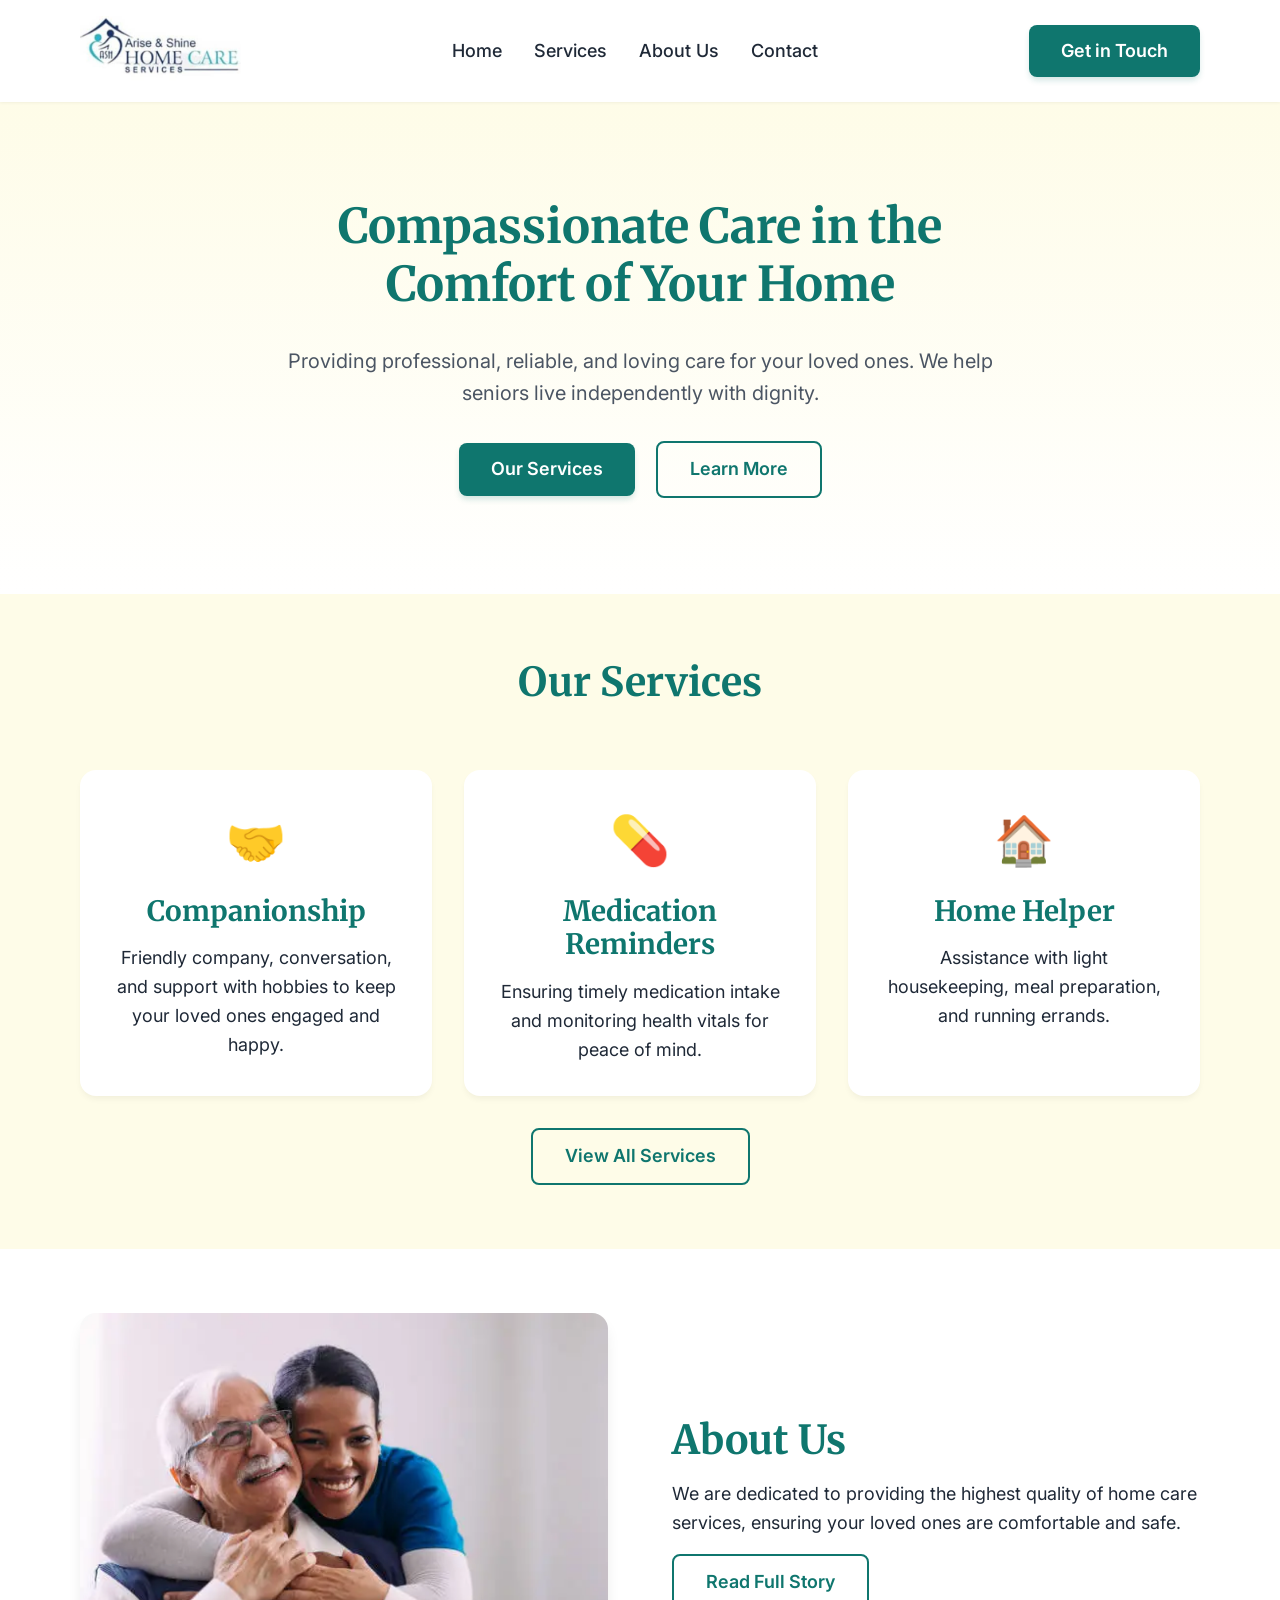
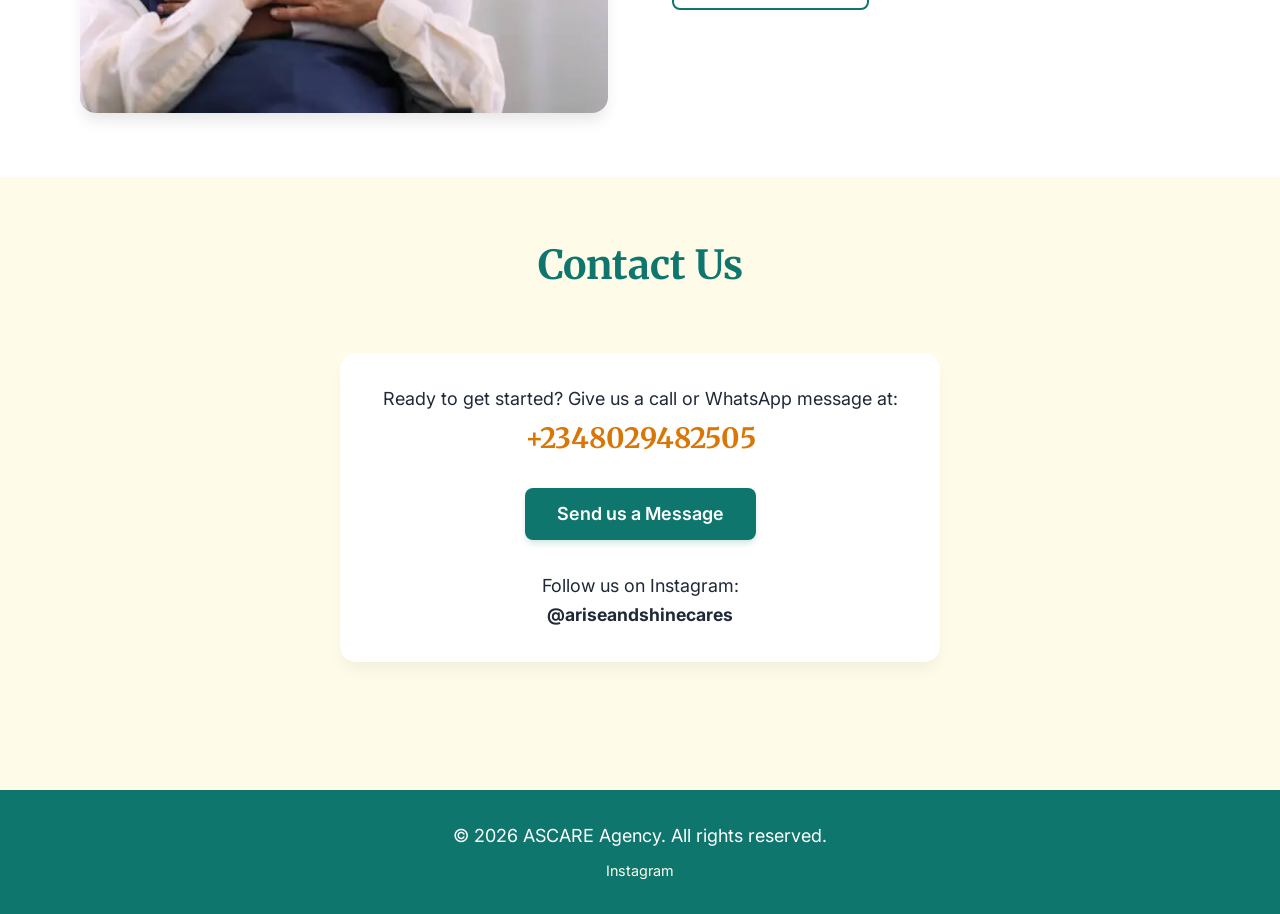
<file: index.html>
<!DOCTYPE html>
<html lang="en">

<head>
    <meta charset="UTF-8">
    <meta name="viewport" content="width=device-width, initial-scale=1.0">
    <title>Arise and shine home care services</title>
    <meta name="description" content="Compassionate and professional home care services. We help seniors live independently with dignity in their own homes.">
    <meta property="og:title" content="Arise and shine home care services">
    <meta property="og:description" content="Compassionate and professional home care services. We help seniors live independently with dignity in their own homes.">
    <meta property="og:type" content="website">
    <!-- Fonts -->
    <link rel="preconnect" href="https://fonts.googleapis.com">
    <link rel="preconnect" href="https://fonts.gstatic.com" crossorigin>
    <link
        href="https://fonts.googleapis.com/css2?family=Inter:wght@400;500;600&family=Merriweather:wght@400;700&display=swap"
        rel="stylesheet">
    <!-- Styles -->
    <link rel="stylesheet" href="styles.css">
    <script src="scripts.js" defer></script>
</head>

<body>

    <!-- Header -->
    <header class="site-header">
        <div class="container nav-wrapper">
            <div class="logo">
                <a href="#"><img src="logo.jpg" alt="Arise and shine home care services"></a>
            </div>
            <button class="hamburger-menu" id="hamburger-menu" aria-label="Toggle menu">
                <span></span>
                <span></span>
                <span></span>
            </button>
            <nav>
                <ul class="nav-links" id="nav-links">
                    <li><a href="index.html">Home</a></li>
                    <li><a href="services.html">Services</a></li>
                    <li><a href="about.html">About Us</a></li>
                    <li><a href="contact.html">Contact</a></li>
                </ul>
            </nav>
            <a href="contact.html" class="btn btn-primary">Get in Touch</a>
        </div>
    </header>

    <main>
    <!-- Hero Section -->
    <section class="hero">
        <div class="container hero-content">
            <h1>Compassionate Care in the Comfort of Your Home</h1>
            <p>Providing professional, reliable, and loving care for your loved ones. We help seniors live independently
                with dignity.</p>
            <div class="hero-actions">
                <a href="services.html" class="btn btn-primary">Our Services</a>
                <a href="about.html" class="btn btn-outline ml-sm">Learn More</a>
            </div>
        </div>
    </section>

    <!-- Services Section -->
    <section id="services" class="section">
        <div class="container">
            <h2 class="section-title">Our Services</h2>
            <div class="services-grid">
                <div class="service-card">
                    <span class="service-icon">🤝</span>
                    <h3>Companionship</h3>
                    <p>Friendly company, conversation, and support with hobbies to keep your loved ones engaged and
                        happy.</p>
                </div>
                <div class="service-card">
                    <span class="service-icon">💊</span>
                    <h3>Medication Reminders</h3>
                    <p>Ensuring timely medication intake and monitoring health vitals for peace of mind.</p>
                </div>
                <div class="service-card">
                    <span class="service-icon">🏠</span>
                    <h3>Home Helper</h3>
                    <p>Assistance with light housekeeping, meal preparation, and running errands.</p>
                </div>
            </div>
            <div class="text-center mt-md">
                <a href="services.html" class="btn btn-outline">View All Services</a>
            </div>
        </div>
    </section>

    <!-- About Section -->
    <section id="about" class="section about">
        <div class="container about-content">
            <div class="about-image">
                <img src="warm.webp" alt="Compassionate care interaction">
            </div>
            <div class="about-text">
                <h2>About Us</h2>
                <p>We are dedicated to providing the highest quality of home care services, ensuring your loved ones are comfortable and safe.</p>
                <div class="mt-sm">
                    <a href="about.html" class="btn btn-outline">Read Full Story</a>
                </div>
            </div>
        </div>
    </section>

    <!-- Contact Section -->
    <section id="contact" class="section">
        <div class="container">
            <h2 class="section-title">Contact Us</h2>
            <div class="contact-container text-center">
                <p>Ready to get started? Give us a call or WhatsApp message at:</p>
                <h3 class="text-accent mt-xs mb-md">+2348029482505</h3>
                <a href="contact.html" class="btn btn-primary mb-md">Send us a Message</a>
                <p>Follow us on Instagram:</p>
                <a href="https://www.instagram.com/ariseandshinecares/"
                    target="_blank"
                    class="text-primary font-bold text-lg">@ariseandshinecares</a>
            </div>
        </div>
    </section>
    </main>

    <!-- Footer -->
    <footer>
        <div class="container">
            <p>&copy; 2026 ASCARE Agency. All rights reserved.</p>
            <p style="margin-top: 0.5rem; font-size: 0.9rem;">
                <a href="https://www.instagram.com/ariseandshinecares/"
                    target="_blank" style="color: var(--color-secondary);">Instagram</a>
            </p>
        </div>
    </footer>

</body>

</html>
</file>
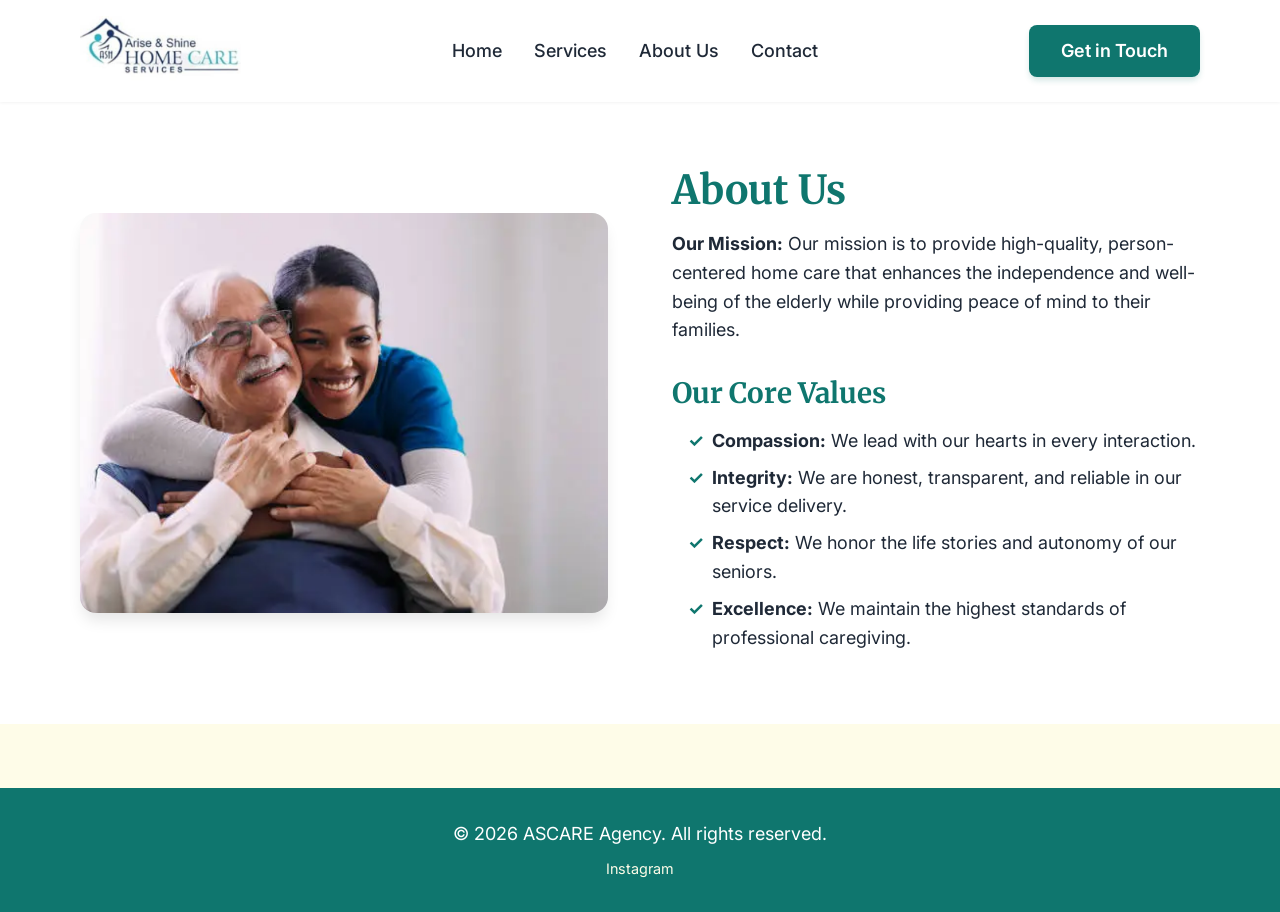
<file: about.html>
<!DOCTYPE html>
<html lang="en">

<head>
    <meta charset="UTF-8">
    <meta name="viewport" content="width=device-width, initial-scale=1.0">
    <title>About Us - Arise and shine home care services</title>
    <meta name="description" content="Learn more about Arise and Shine Home Care Services, our mission, and our core values.">
    <meta property="og:title" content="About Us - Arise and shine home care services">
    <meta property="og:description" content="Learn more about Arise and Shine Home Care Services, our mission, and our core values.">
    <meta property="og:type" content="website">
    <!-- Fonts -->
    <link rel="preconnect" href="https://fonts.googleapis.com">
    <link rel="preconnect" href="https://fonts.gstatic.com" crossorigin>
    <link
        href="https://fonts.googleapis.com/css2?family=Inter:wght@400;500;600&family=Merriweather:wght@400;700&display=swap"
        rel="stylesheet">
    <!-- Styles -->
    <link rel="stylesheet" href="styles.css">
    <script src="scripts.js" defer></script>
</head>

<body>

    <!-- Header -->
    <header class="site-header">
        <div class="container nav-wrapper">
            <div class="logo">
                <a href="index.html"><img src="logo.jpg" alt="Arise and shine home care services"></a>
            </div>
            <button class="hamburger-menu" id="hamburger-menu" aria-label="Toggle menu">
                <span></span>
                <span></span>
                <span></span>
            </button>
            <nav>
                <ul class="nav-links" id="nav-links">
                    <li><a href="index.html">Home</a></li>
                    <li><a href="services.html">Services</a></li>
                    <li><a href="about.html">About Us</a></li>
                    <li><a href="contact.html">Contact</a></li>
                </ul>
            </nav>
            <a href="contact.html" class="btn btn-primary">Get in Touch</a>
        </div>
    </header>

    <main>
    <!-- About Section -->
    <section id="about" class="section about">
        <div class="container about-content">
            <div class="about-image">
                <img src="warm.webp" alt="Compassionate care interaction">
            </div>
            <div class="about-text">
                <h2>About Us</h2>
                <p><strong>Our Mission:</strong> Our mission is to provide high-quality, person-centered home care that enhances the independence and well-being of the elderly while providing peace of mind to their families.</p>
                <h3 class="mt-md">Our Core Values</h3>
                <ul class="core-values-list">
                    <li><strong>Compassion:</strong> We lead with our hearts in every interaction.</li>
                    <li><strong>Integrity:</strong> We are honest, transparent, and reliable in our service delivery.</li>
                    <li><strong>Respect:</strong> We honor the life stories and autonomy of our seniors.</li>
                    <li><strong>Excellence:</strong> We maintain the highest standards of professional caregiving.</li>
                </ul>
            </div>
        </div>
    </section>
    </main>

    <!-- Footer -->
    <footer>
        <div class="container">
            <p>&copy; 2026 ASCARE Agency. All rights reserved.</p>
            <p style="margin-top: 0.5rem; font-size: 0.9rem;">
                <a href="https://www.instagram.com/ariseandshinecares/"
                    target="_blank" style="color: var(--color-secondary);">Instagram</a>
            </p>
        </div>
    </footer>

</body>

</html>
</file>
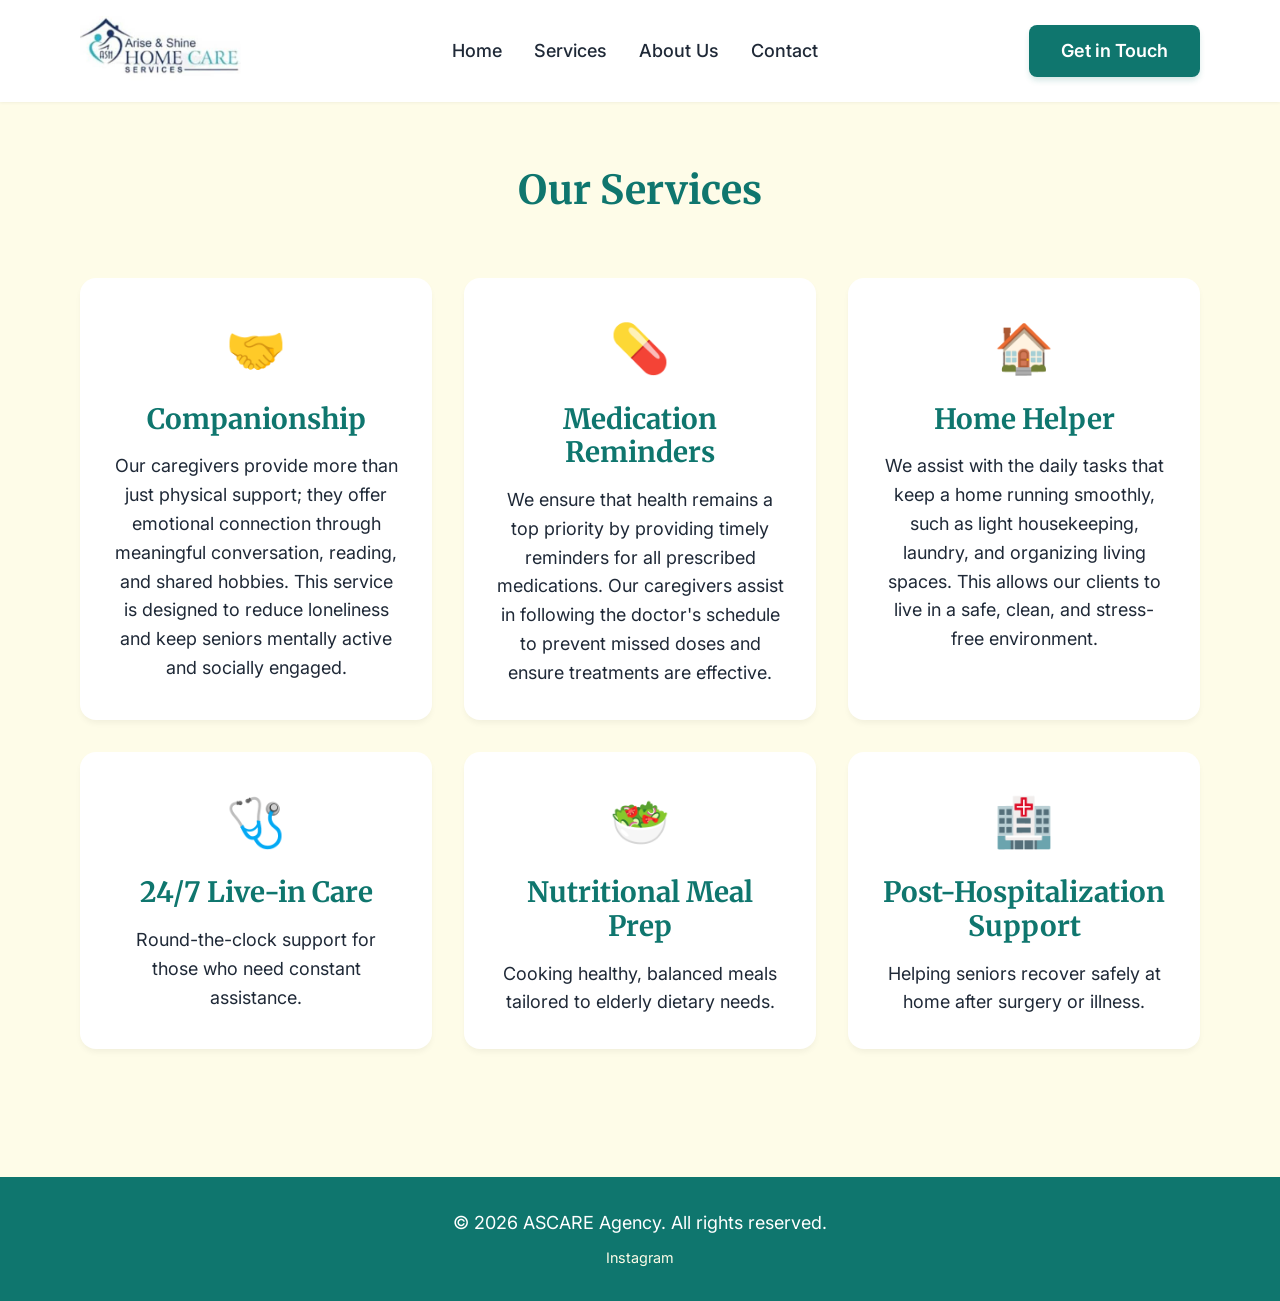
<file: services.html>
<!DOCTYPE html>
<html lang="en">

<head>
    <meta charset="UTF-8">
    <meta name="viewport" content="width=device-width, initial-scale=1.0">
    <title>Our Services - Arise and shine home care services</title>
    <meta name="description" content="Explore our comprehensive home care services including Companionship, Medication Reminders, 24/7 Live-in Care, and more.">
    <meta property="og:title" content="Our Services - Arise and shine home care services">
    <meta property="og:description" content="Explore our comprehensive home care services including Companionship, Medication Reminders, 24/7 Live-in Care, and more.">
    <meta property="og:type" content="website">
    <!-- Fonts -->
    <link rel="preconnect" href="https://fonts.googleapis.com">
    <link rel="preconnect" href="https://fonts.gstatic.com" crossorigin>
    <link
        href="https://fonts.googleapis.com/css2?family=Inter:wght@400;500;600&family=Merriweather:wght@400;700&display=swap"
        rel="stylesheet">
    <!-- Styles -->
    <link rel="stylesheet" href="styles.css">
    <script src="scripts.js" defer></script>
</head>

<body>

    <!-- Header -->
    <header class="site-header">
        <div class="container nav-wrapper">
            <div class="logo">
                <a href="index.html"><img src="logo.jpg" alt="Arise and shine home care services"></a>
            </div>
            <button class="hamburger-menu" id="hamburger-menu" aria-label="Toggle menu">
                <span></span>
                <span></span>
                <span></span>
            </button>
            <nav>
                <ul class="nav-links" id="nav-links">
                    <li><a href="index.html">Home</a></li>
                    <li><a href="services.html">Services</a></li>
                    <li><a href="about.html">About Us</a></li>
                    <li><a href="contact.html">Contact</a></li>
                </ul>
            </nav>
            <a href="contact.html" class="btn btn-primary">Get in Touch</a>
        </div>
    </header>

    <main>
    <!-- Services Section -->
    <section id="services" class="section">
        <div class="container">
            <h2 class="section-title">Our Services</h2>
            <div class="services-grid">
                <div class="service-card">
                    <span class="service-icon">🤝</span>
                    <h3>Companionship</h3>
                    <p>Our caregivers provide more than just physical support; they offer emotional connection through meaningful conversation, reading, and shared hobbies. This service is designed to reduce loneliness and keep seniors mentally active and socially engaged.</p>
                </div>
                <div class="service-card">
                    <span class="service-icon">💊</span>
                    <h3>Medication Reminders</h3>
                    <p>We ensure that health remains a top priority by providing timely reminders for all prescribed medications. Our caregivers assist in following the doctor's schedule to prevent missed doses and ensure treatments are effective.</p>
                </div>
                <div class="service-card">
                    <span class="service-icon">🏠</span>
                    <h3>Home Helper</h3>
                    <p>We assist with the daily tasks that keep a home running smoothly, such as light housekeeping, laundry, and organizing living spaces. This allows our clients to live in a safe, clean, and stress-free environment.</p>
                </div>
                <div class="service-card">
                    <span class="service-icon">🩺</span>
                    <h3>24/7 Live-in Care</h3>
                    <p>Round-the-clock support for those who need constant assistance.</p>
                </div>
                <div class="service-card">
                    <span class="service-icon">🥗</span>
                    <h3>Nutritional Meal Prep</h3>
                    <p>Cooking healthy, balanced meals tailored to elderly dietary needs.</p>
                </div>
                <div class="service-card">
                    <span class="service-icon">🏥</span>
                    <h3>Post-Hospitalization Support</h3>
                    <p>Helping seniors recover safely at home after surgery or illness.</p>
                </div>
            </div>
        </div>
    </section>
    </main>

    <!-- Footer -->
    <footer>
        <div class="container">
            <p>&copy; 2026 ASCARE Agency. All rights reserved.</p>
            <p style="margin-top: 0.5rem; font-size: 0.9rem;">
                <a href="https://www.instagram.com/ariseandshinecares/"
                    target="_blank" style="color: var(--color-secondary);">Instagram</a>
            </p>
        </div>
    </footer>

</body>

</html>
</file>
<file: styles.css>
:root {
  /* Color Palette */
  --color-primary: #0f766e;
  /* Teal */
  --color-primary-dark: #0d5f58;
  --color-secondary: #fefce8;
  /* Warm Cream */
  --color-text-main: #1f2937;
  --color-text-muted: #4b5563;
  --color-white: #ffffff;
  --color-accent: #d97706;
  /* Warm amber for buttons/highlights */

  /* Typography */
  --font-sans: 'Inter', system-ui, -apple-system, sans-serif;
  --font-serif: 'Merriweather', serif;

  /* Spacing */
  --spacing-xs: 0.5rem;
  --spacing-sm: 1rem;
  --spacing-md: 2rem;
  --spacing-lg: 4rem;
  --spacing-xl: 6rem;

  /* Border Radius */
  --radius-md: 0.5rem;
  --radius-lg: 1rem;
}

/* Reset & Base Styles */
*,
*::before,
*::after {
  box-sizing: border-box;
  margin: 0;
  padding: 0;
}

html {
  scroll-behavior: smooth;
}

body {
  font-family: var(--font-sans);
  background-color: var(--color-secondary);
  color: var(--color-text-main);
  line-height: 1.6;
  font-size: 18px;
  /* Slightly larger for readability */
}

h1,
h2,
h3,
h4 {
  font-family: var(--font-serif);
  color: var(--color-primary);
  line-height: 1.2;
  margin-bottom: var(--spacing-sm);
}

h1 {
  font-size: 3rem;
}

h2 {
  font-size: 2.5rem;
}

h3 {
  font-size: 1.75rem;
}

a {
  text-decoration: none;
  color: inherit;
  transition: color 0.3s ease;
}

ul {
  list-style: none;
}

img {
  max-width: 100%;
  height: auto;
  display: block;
}

/* Container */
.container {
  width: 90%;
  max-width: 1200px;
  margin: 0 auto;
  padding: 0 var(--spacing-sm);
}

/* Buttons */
.btn {
  display: inline-block;
  padding: 0.75rem 2rem;
  font-size: 1.125rem;
  font-weight: 600;
  border-radius: var(--radius-md);
  text-align: center;
  cursor: pointer;
  transition: transform 0.2s ease, box-shadow 0.2s ease, background-color 0.2s;
}

.btn-primary {
  background-color: var(--color-primary);
  color: var(--color-white);
  box-shadow: 0 4px 6px -1px rgba(15, 118, 110, 0.2);
}

.btn-primary:hover {
  background-color: var(--color-primary-dark);
  transform: translateY(-2px);
  box-shadow: 0 10px 15px -3px rgba(15, 118, 110, 0.3);
}

.btn-outline {
  background-color: transparent;
  border: 2px solid var(--color-primary);
  color: var(--color-primary);
}

.btn-outline:hover {
  background-color: var(--color-primary);
  color: var(--color-white);
}

/* Header */
.site-header {
  background-color: var(--color-white);
  padding: var(--spacing-sm) 0;
  box-shadow: 0 1px 3px rgba(0, 0, 0, 0.05);
  position: sticky;
  top: 0;
  z-index: 1000;
}

.nav-wrapper {
  display: flex;
  justify-content: space-between;
  align-items: center;
}

.logo {
  display: flex;
  align-items: center;
}

.logo img {
  max-height: 70px;
  width: auto;
}

.nav-links {
  display: flex;
  gap: var(--spacing-md);
}

.nav-links a {
  font-weight: 500;
  color: var(--color-text-main);
}

.nav-links a:hover {
  color: var(--color-primary);
}

/* Hero Section */
.hero {
  padding: var(--spacing-xl) 0;
  background: linear-gradient(to bottom, var(--color-secondary), #fff);
  text-align: center;
}

.hero-content {
  max-width: 800px;
  margin: 0 auto;
}

.hero h1 {
  margin-bottom: var(--spacing-md);
}

.hero p {
  font-size: 1.25rem;
  color: var(--color-text-muted);
  margin-bottom: var(--spacing-md);
}

/* Services Section */
.section {
  padding: var(--spacing-lg) 0;
}

.section-title {
  text-align: center;
  margin-bottom: var(--spacing-lg);
}

.services-grid {
  display: grid;
  grid-template-columns: repeat(auto-fit, minmax(300px, 1fr));
  gap: var(--spacing-md);
}

.service-card {
  background: var(--color-white);
  padding: var(--spacing-md);
  border-radius: var(--radius-lg);
  box-shadow: 0 4px 6px -1px rgba(0, 0, 0, 0.05);
  transition: transform 0.3s ease;
  text-align: center;
}

.service-card:hover {
  transform: translateY(-5px);
}

.service-icon {
  font-size: 3rem;
  margin-bottom: var(--spacing-sm);
  display: block;
}

/* About Section */
.about {
  background-color: var(--color-white);
}

.about-content {
  display: flex;
  gap: var(--spacing-lg);
  align-items: center;
  flex-wrap: wrap;
}

.about-text {
  flex: 1;
  min-width: 300px;
}

.about-image {
  flex: 1;
  min-width: 300px;
  height: 400px;
  border-radius: var(--radius-lg);
  overflow: hidden;
  box-shadow: 0 10px 15px -3px rgba(0, 0, 0, 0.1);
}

.about-image img {
  width: 100%;
  height: 100%;
  object-fit: cover;
  object-position: left;
  display: block;
}

/* Contact Section */
.contact-container {
  max-width: 600px;
  margin: 0 auto;
  background: var(--color-white);
  padding: var(--spacing-md);
  border-radius: var(--radius-lg);
  box-shadow: 0 10px 15px -3px rgba(0, 0, 0, 0.05);
}

.form-group {
  margin-bottom: var(--spacing-sm);
}

.form-group label {
  display: block;
  margin-bottom: 0.5rem;
  font-weight: 500;
}

.form-group input,
.form-group textarea {
  width: 100%;
  padding: 0.75rem;
  border: 1px solid #d1d5db;
  border-radius: var(--radius-md);
  font-family: inherit;
  font-size: 1rem;
}

/* Footer */
footer {
  background-color: var(--color-primary);
  color: var(--color-white);
  padding: var(--spacing-md) 0;
  text-align: center;
  margin-top: var(--spacing-lg);
}

/* Utilities */
.text-center {
  text-align: center;
}

.ml-sm { margin-left: var(--spacing-sm); }
.mt-xs { margin-top: var(--spacing-xs); }
.mt-sm { margin-top: var(--spacing-sm); }
.mt-md { margin-top: var(--spacing-md); }
.mb-md { margin-bottom: var(--spacing-md); }
.text-accent { color: var(--color-accent); }
.font-bold { font-weight: bold; }
.text-lg { font-size: 1.1rem; }

/* Hamburger Menu (Hidden by default) */
.hamburger-menu {
  display: none;
  flex-direction: column;
  justify-content: space-around;
  width: 30px;
  height: 25px;
  background: transparent;
  border: none;
  cursor: pointer;
  z-index: 1001;
}

.hamburger-menu span {
  width: 30px;
  height: 3px;
  background-color: var(--color-text-main);
  border-radius: 10px;
  transition: all 0.3s linear;
  position: relative;
  transform-origin: 1px;
}

/* Core Values List */
.core-values-list {
  margin-top: var(--spacing-sm);
  padding-left: var(--spacing-sm);
  list-style-type: none;
}

.core-values-list li {
  position: relative;
  margin-bottom: var(--spacing-xs);
  padding-left: 1.5rem;
}

.core-values-list li::before {
  content: '✓';
  position: absolute;
  left: 0;
  color: var(--color-primary);
  font-weight: bold;
}

@media (max-width: 768px) {
  h1 {
    font-size: 2.25rem;
  }

  .nav-wrapper {
    flex-wrap: wrap;
    position: relative;
  }

  .hamburger-menu {
    display: flex;
    order: 2; /* Move it to the right of the logo */
  }

  /* Make sure the main CTA button is visible or hidden. Let's hide on mobile or reorder */
  .site-header .btn-primary {
    display: none; /* Hide 'Get in Touch' button on mobile header to save space */
  }

  .nav-links {
    display: flex;
    flex-direction: column;
    width: 100%;
    max-height: 0;
    overflow: hidden;
    transition: max-height 0.3s ease-out;
    background-color: var(--color-white);
    position: absolute;
    top: 100%;
    left: 0;
    box-shadow: 0 4px 6px -1px rgba(0,0,0,0.05);
    order: 3;
    gap: 0;
  }

  .nav-links.active {
    max-height: 300px;
  }
  
  .nav-links li {
    padding: var(--spacing-xs) var(--spacing-sm);
    border-bottom: 1px solid #f3f4f6;
  }
  .nav-links li:last-child {
    border-bottom: none;
  }

  /* Hamburger Animation */
  .hamburger-menu.active span:first-child { transform: rotate(45deg); }
  .hamburger-menu.active span:nth-child(2) { opacity: 0; transform: translateX(20px); }
  .hamburger-menu.active span:nth-child(3) { transform: rotate(-45deg); }

  .hero {
    padding: var(--spacing-lg) 0;
  }
}
</file>
